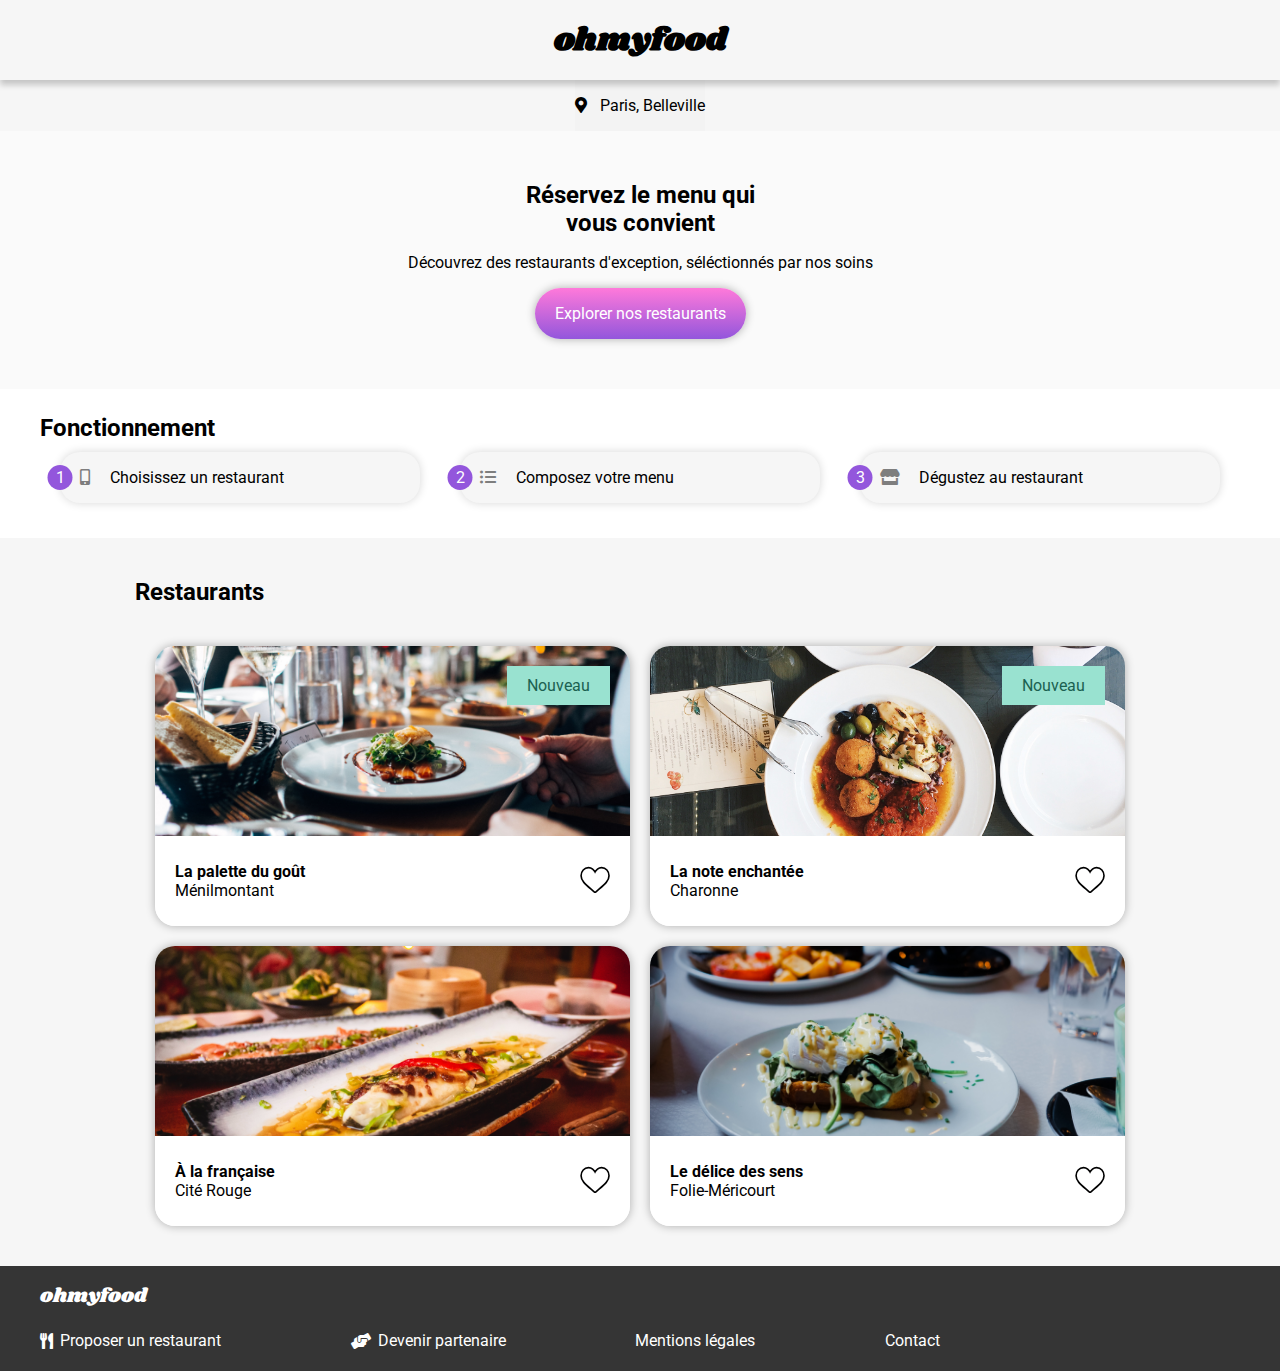
<file: index/index.html>
<!DOCTYPE html>
<html lang="fr">
<head>
    <meta charset="UTF-8">
    <meta http-equiv="X-UA-Compatible" content="IE=edge">
    <meta name="viewport" content="width=device-width, initial-scale=1.0">
    <title>OhMyFood</title>
    <link rel="stylesheet" type="text/css" href="../sass/scss/styles/style_index.css">
    <link rel="stylesheet" href="https://cdnjs.cloudflare.com/ajax/libs/font-awesome/5.13.1/css/all.min.css">
    <link rel="preconnect" href="https://fonts.gstatic.com">
    <link href="https://fonts.googleapis.com/css2?family=Roboto:ital,wght@0,300;0,400;0,500;0,700;1,300;1,400;1,500&amp;display=swap" rel="stylesheet">
    <link href="https://fonts.googleapis.com/css2?family=Shrikhand&amp;display=swap" rel="stylesheet">
</head>
<body>

    <!-- Loading spinner -->
  <div class="spinner">
    <div class="spinner__border">
      <div class="spinner__center"></div>
    </div>
  </div>

    <!-- Logo -->
    <header>
        <div class="header">
            <a href="index.html"><h1 class="header__logo">ohmyfood</h1></a>
        </div>
    </header>

    <!-- Localisation -->
    <main class="main">
        <div class="location">
            <div class="location__icon">
                <i class="fas fa-map-marker-alt"></i>
            </div>
            <div class="location__city">
                <p>Paris, Belleville</p>
            </div>
        </div>

                <!-- Hero section -->
                <section class="hero">
                    <div class="hero__container">
                        <h2 class="hero__title">Réservez le menu qui vous convient</h2>
                        <p class="hero__text">Découvrez des restaurants d'exception, séléctionnés par nos soins</p>
                        <div class="hero__button">
                            <p>Explorer nos restaurants</p>
                        </div>
                    </div>
                  </section>    

                  <section class="process__contain">
                    <div class="process">
                      <h2 class="process__title">Fonctionnement</h2>
                      <div class="process__steps">
                          <div class="process__step">
                              <div class="process__number">1</div>
                              <div class="process__icon"><i class="fas fa-mobile-alt"></i></div>
                              <p class="process__text">Choisissez un restaurant </p>
                          </div>
                          <div class="process__step">
                              <div class="process__number">2</div>
                              <div class="process__icon"><i class="fas fa-list-ul"></i></div>
                              <p class="process__text">Composez votre menu</p>
                          </div>
                          <div class="process__step">
                              <div class="process__number">3</div>
                              <div class="process__icon"><i class="fas fa-store"></i></div>
                              <p class="process__text">Dégustez au restaurant</p>
                          </div>
                      </div>
                    </div>
                  </section>
          
                      <!-- Restaurants -->
                  <section class="restaurants">
                      <h2 class="restaurants__title">Restaurants</h2>
                      <div class="restaurant__cards">
                        <a href="../index/la-palette-du-gout.html">
                          <div class="restaurant__card">
                              <div class="restaurant__card-image">
                                <div class="restaurant__card-new"><p>Nouveau</p></div>
                                <img src="../images/restaurants/jay-wennington-N_Y88TWmGwA-unsplash.jpg" alt="La palette du goût">
                              </div>
                              <div class="restaurant__block">
                                  <div class="restaurant__block-info">
                                      <div class="restaurant__block-name">La palette du goût</div>
                                      <div class="restaurant__block-city">Ménilmontant</div>
                                  </div>
                                  <div class="restaurant__block-hearth">
                                    <svg class="heart heart-full" viewBox="-20 0 550 550"  xml:space="preserve">
                                      <path d="M376,30c-27.783,0-53.255,8.804-75.707,26.168c-21.525,16.647-35.856,37.85-44.293,53.268
                                               c-8.437-15.419-22.768-36.621-44.293-53.268C189.255,38.804,163.783,30,136,30C58.468,30,0,93.417,0,177.514
                                               c0,90.854,72.943,153.015,183.369,247.118c18.752,15.981,40.007,34.095,62.099,53.414C248.38,480.596,252.12,482,256,482
                                               s7.62-1.404,10.532-3.953c22.094-19.322,43.348-37.435,62.111-53.425C439.057,330.529,512,268.368,512,177.514
                                               C512,93.417,453.532,30,376,30z"/>
                                    <defs>
                                      <linearGradient id="text-fill">
                                            <stop offset="0%" stop-color="#9356DC" />
                                            <stop offset="100%" stop-color="#FF79DA" />
                                      </linearGradient>
                                    </defs>                                   
                                  </svg>
                          
                                  <svg class="heart heart-empty" viewBox="-20 0 550 550"  xml:space="preserve">
                                      <path d="M376,30c-27.783,0-53.255,8.804-75.707,26.168c-21.525,16.647-35.856,37.85-44.293,53.268
                                               c-8.437-15.419-22.768-36.621-44.293-53.268C189.255,38.804,163.783,30,136,30C58.468,30,0,93.417,0,177.514
                                               c0,90.854,72.943,153.015,183.369,247.118c18.752,15.981,40.007,34.095,62.099,53.414C248.38,480.596,252.12,482,256,482
                                               s7.62-1.404,10.532-3.953c22.094-19.322,43.348-37.435,62.111-53.425C439.057,330.529,512,268.368,512,177.514
                                               C512,93.417,453.532,30,376,30z"/>
                                    <defs>
                                      <linearGradient>
                                            <stop offset="0%" stop-color="#9356DC" />
                                            <stop offset="100%" stop-color="#FF79DA" />
                                      </linearGradient>
                                    </defs>                                   
                                  </svg>
                                  </div>     
                              </div>
                          </div>
                        </a>
                        <a href="../index/la-note-enchantee.html">
                          <div class="restaurant__card">
                              <div class="restaurant__card-image">
                                <img src="../images/restaurants/stil-u2Lp8tXIcjw-unsplash.jpg" alt="La note enchantée">
                                <div class="restaurant__card-new"><p>Nouveau</p></div>
                              </div>
                              <div class="restaurant__block">
                                  <div class="restaurant__block-info">
                                      <div class="restaurant__block-name">La note enchantée</div>
                                      <div class="restaurant__block-city">Charonne</div>
                                  </div>
                                  <div class="restaurant__block-hearth">
                                    <svg class="heart heart-full" viewBox="-20 0 550 550"  xml:space="preserve">
                                      <path d="M376,30c-27.783,0-53.255,8.804-75.707,26.168c-21.525,16.647-35.856,37.85-44.293,53.268
                                               c-8.437-15.419-22.768-36.621-44.293-53.268C189.255,38.804,163.783,30,136,30C58.468,30,0,93.417,0,177.514
                                               c0,90.854,72.943,153.015,183.369,247.118c18.752,15.981,40.007,34.095,62.099,53.414C248.38,480.596,252.12,482,256,482
                                               s7.62-1.404,10.532-3.953c22.094-19.322,43.348-37.435,62.111-53.425C439.057,330.529,512,268.368,512,177.514
                                               C512,93.417,453.532,30,376,30z"/>
                                    <defs>
                                      <linearGradient>
                                            <stop offset="0%" stop-color="#9356DC" />
                                            <stop offset="100%" stop-color="#FF79DA" />
                                      </linearGradient>
                                    </defs>                                   
                                  </svg>
                          
                                  <svg class="heart heart-empty" viewBox="-20 0 550 550"  xml:space="preserve">
                                      <path d="M376,30c-27.783,0-53.255,8.804-75.707,26.168c-21.525,16.647-35.856,37.85-44.293,53.268
                                               c-8.437-15.419-22.768-36.621-44.293-53.268C189.255,38.804,163.783,30,136,30C58.468,30,0,93.417,0,177.514
                                               c0,90.854,72.943,153.015,183.369,247.118c18.752,15.981,40.007,34.095,62.099,53.414C248.38,480.596,252.12,482,256,482
                                               s7.62-1.404,10.532-3.953c22.094-19.322,43.348-37.435,62.111-53.425C439.057,330.529,512,268.368,512,177.514
                                               C512,93.417,453.532,30,376,30z"/>
                                    <defs>
                                      <linearGradient>
                                            <stop offset="0%" stop-color="#9356DC" />
                                            <stop offset="100%" stop-color="#FF79DA" />
                                      </linearGradient>
                                    </defs>                                   
                                  </svg>
                                  </div>     
                              </div>
                          </div>
                        </a>
                          <a href="../index/a-la-francaise.html">
                          <div class="restaurant__card">
                            <div class="restaurant__card-image">
                              <img src="../images/restaurants/louis-hansel-shotsoflouis-qNBGVyOCY8Q-unsplash.jpg" alt="À la française">
                            </div>
                              <div class="restaurant__block">
                                  <div class="restaurant__block-info">
                                      <div class="restaurant__block-name">À la française</div>
                                      <div class="restaurant__block-city">Cité Rouge</div>
                                  </div>
                                  <div class="restaurant__block-hearth">
                                    <svg class="heart heart-full" viewBox="-20 0 550 550"  xml:space="preserve">
                                      <path d="M376,30c-27.783,0-53.255,8.804-75.707,26.168c-21.525,16.647-35.856,37.85-44.293,53.268
                                               c-8.437-15.419-22.768-36.621-44.293-53.268C189.255,38.804,163.783,30,136,30C58.468,30,0,93.417,0,177.514
                                               c0,90.854,72.943,153.015,183.369,247.118c18.752,15.981,40.007,34.095,62.099,53.414C248.38,480.596,252.12,482,256,482
                                               s7.62-1.404,10.532-3.953c22.094-19.322,43.348-37.435,62.111-53.425C439.057,330.529,512,268.368,512,177.514
                                               C512,93.417,453.532,30,376,30z"/>
                                    <defs>
                                      <linearGradient>
                                            <stop offset="0%" stop-color="#9356DC" />
                                            <stop offset="100%" stop-color="#FF79DA" />
                                      </linearGradient>
                                    </defs>                                   
                                  </svg>
                          
                                  <svg class="heart heart-empty" viewBox="-20 0 550 550"  xml:space="preserve">
                                      <path d="M376,30c-27.783,0-53.255,8.804-75.707,26.168c-21.525,16.647-35.856,37.85-44.293,53.268
                                               c-8.437-15.419-22.768-36.621-44.293-53.268C189.255,38.804,163.783,30,136,30C58.468,30,0,93.417,0,177.514
                                               c0,90.854,72.943,153.015,183.369,247.118c18.752,15.981,40.007,34.095,62.099,53.414C248.38,480.596,252.12,482,256,482
                                               s7.62-1.404,10.532-3.953c22.094-19.322,43.348-37.435,62.111-53.425C439.057,330.529,512,268.368,512,177.514
                                               C512,93.417,453.532,30,376,30z"/>
                                    <defs>
                                      <linearGradient>
                                            <stop offset="0%" stop-color="#9356DC" />
                                            <stop offset="100%" stop-color="#FF79DA" />
                                      </linearGradient>
                                    </defs>                                   
                                  </svg>
                                      </div>     
                              </div>
                          </div>
                        </a>
                        <a href="../index/le-delice-des-sens.html">
                          <div class="restaurant__card">
                            <div class="restaurant__card-image">
                              <img src="../images/restaurants/toa-heftiba-DQKerTsQwi0-unsplash.jpg" alt="Le délice des sens">
                            </div>
                              <div class="restaurant__block">
                                  <div class="restaurant__block-info">
                                      <div class="restaurant__block-name">Le délice des sens</div>
                                      <div class="restaurant__block-city">Folie-Méricourt</div>
                                  </div>
                                  <div class="restaurant__block-hearth">
                                    <svg class="heart heart-full" viewBox="-20 0 550 550"  xml:space="preserve">
                                      <path d="M376,30c-27.783,0-53.255,8.804-75.707,26.168c-21.525,16.647-35.856,37.85-44.293,53.268
                                               c-8.437-15.419-22.768-36.621-44.293-53.268C189.255,38.804,163.783,30,136,30C58.468,30,0,93.417,0,177.514
                                               c0,90.854,72.943,153.015,183.369,247.118c18.752,15.981,40.007,34.095,62.099,53.414C248.38,480.596,252.12,482,256,482
                                               s7.62-1.404,10.532-3.953c22.094-19.322,43.348-37.435,62.111-53.425C439.057,330.529,512,268.368,512,177.514
                                               C512,93.417,453.532,30,376,30z"/>
                                    <defs>
                                      <linearGradient>
                                            <stop offset="0%" stop-color="#9356DC"/>
                                            <stop offset="100%" stop-color="#FF79DA"/>
                                      </linearGradient>
                                    </defs>                                   
                                  </svg>
                          
                                  <svg class="heart heart-empty" viewBox="-20 0 550 550"  xml:space="preserve">
                                      <path d="M376,30c-27.783,0-53.255,8.804-75.707,26.168c-21.525,16.647-35.856,37.85-44.293,53.268
                                               c-8.437-15.419-22.768-36.621-44.293-53.268C189.255,38.804,163.783,30,136,30C58.468,30,0,93.417,0,177.514
                                               c0,90.854,72.943,153.015,183.369,247.118c18.752,15.981,40.007,34.095,62.099,53.414C248.38,480.596,252.12,482,256,482
                                               s7.62-1.404,10.532-3.953c22.094-19.322,43.348-37.435,62.111-53.425C439.057,330.529,512,268.368,512,177.514
                                               C512,93.417,453.532,30,376,30z"/>
                                    <defs>
                                      <linearGradient>
                                            <stop offset="0%" stop-color="#9356DC"/>
                                            <stop offset="100%" stop-color="#FF79DA"/>
                                      </linearGradient>
                                    </defs>                                   
                                  </svg>
                                      </div>     
                              </div>
                          </div>
                        </a>
                      </div>
                  </section>
            </main>
                  
                  
                      <!-- Footer -->
              <footer class="footer">
                <div class="footer__bloc">
                  <div class="logo"><a href="index.html">ohmyfood</a></div>
                  <div class="footer__bloc-links">
                    <div class="footer__bloc-link">
                      <i class="fas fa-utensils"></i>
                      <h3 class="footer__bloc-link__title">Proposer un restaurant</h3>
                    </div>
                    <div class="footer__bloc-link">
                      <i class="fas fa-hands-helping"></i>
                      <h3 class="footer__bloc-link__title">Devenir partenaire</h3>
                    </div>
                    <div class="footer__bloc-link">
                      <h3 class="footer__bloc-link__title">Mentions légales</h3>
                    </div>
                    <div class="footer__bloc-link">
                      <h3 class="footer__bloc-link__title"><a href="mailto:contact@ohmyfood.com">Contact</a></h3>
                    </div>
                  </div>
                </div>
              </footer>              



    
</body>
</html>
</file>
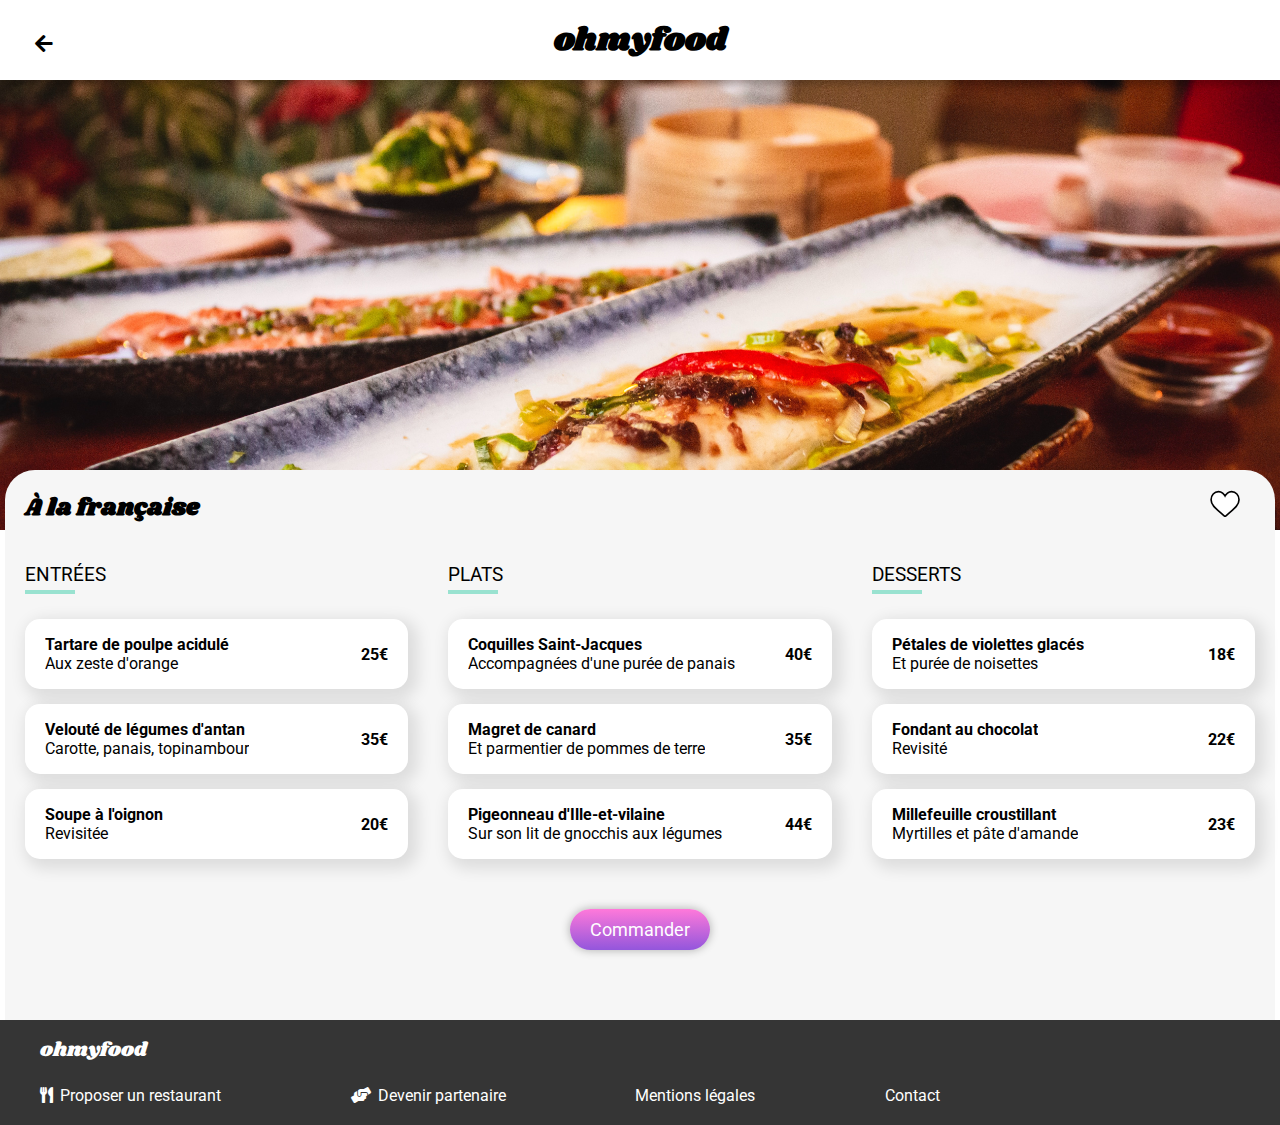
<file: index/a-la-francaise.html>
<!DOCTYPE html>
<html lang="fr">
<head>
    <meta charset="UTF-8">
    <meta http-equiv="X-UA-Compatible" content="IE=edge">
    <meta name="viewport" content="width=device-width, initial-scale=1.0">
    <title>A la française</title>

     <!-- CSS -->
     <link rel="stylesheet" type="text/css" href="../sass/scss/styles/style_menu.css">
     <!-- Font Awesome -->
     <link rel="stylesheet" href="https://cdnjs.cloudflare.com/ajax/libs/font-awesome/5.13.1/css/all.min.css">
     <!-- Fonts -->
     <link rel="preconnect" href="https://fonts.gstatic.com">
     <link href="https://fonts.googleapis.com/css2?family=Roboto:ital,wght@0,300;0,400;0,500;0,700;1,300;1,400;1,500&display=swap" rel="stylesheet">
     <link href="https://fonts.googleapis.com/css2?family=Shrikhand&display=swap" rel="stylesheet">
</head>
 <!-- Logo -->
 <header>
    <div class="header">
      <div class="header__arrow-back"><a href="../index/index.html"><i class="fas fa-arrow-left"></i></a></div>
        <h1 class="header__logo"><a href="../index/index.html">ohmyfood</a></h1>
    </div>
</header>

   <!-- Image -->
   <div class="img">
     <img class="img__image" src="../images/restaurants/louis-hansel-shotsoflouis-qNBGVyOCY8Q-unsplash.jpg" alt="À la française">
   </div>

   <!-- Menu -->
   <section id="menu">
     <div class="menu">
       <div class="menu__header">
         <h2 class="menu__header__title">À la française</h2>
         <div class="menu__header__heart">
          <svg class="heart heart-full" viewBox="-20 0 550 550"  xml:space="preserve">
            <path d="M376,30c-27.783,0-53.255,8.804-75.707,26.168c-21.525,16.647-35.856,37.85-44.293,53.268
                     c-8.437-15.419-22.768-36.621-44.293-53.268C189.255,38.804,163.783,30,136,30C58.468,30,0,93.417,0,177.514
                     c0,90.854,72.943,153.015,183.369,247.118c18.752,15.981,40.007,34.095,62.099,53.414C248.38,480.596,252.12,482,256,482
                     s7.62-1.404,10.532-3.953c22.094-19.322,43.348-37.435,62.111-53.425C439.057,330.529,512,268.368,512,177.514
                     C512,93.417,453.532,30,376,30z"/>
          <defs>
            <linearGradient>
                  <stop offset="0%" stop-color="#9356DC" />
                  <stop offset="100%" stop-color="#FF79DA" />
            </linearGradient>
          </defs>                                   
        </svg>

        <svg class="heart heart-empty" viewBox="-20 0 550 550"  xml:space="preserve">
            <path d="M376,30c-27.783,0-53.255,8.804-75.707,26.168c-21.525,16.647-35.856,37.85-44.293,53.268
                     c-8.437-15.419-22.768-36.621-44.293-53.268C189.255,38.804,163.783,30,136,30C58.468,30,0,93.417,0,177.514
                     c0,90.854,72.943,153.015,183.369,247.118c18.752,15.981,40.007,34.095,62.099,53.414C248.38,480.596,252.12,482,256,482
                     s7.62-1.404,10.532-3.953c22.094-19.322,43.348-37.435,62.111-53.425C439.057,330.529,512,268.368,512,177.514
                     C512,93.417,453.532,30,376,30z"/>
          <defs>
            <linearGradient id="text-fill">
                  <stop offset="0%" stop-color="#9356DC" />
                  <stop offset="100%" stop-color="#FF79DA" />
            </linearGradient>
          </defs>                                   
        </svg>
         </div>
       </div>
        <div class="menu__grid">
          <div class="menu__grid__bloc">
            <div class="menu__grid__title"><h3>entrées</h3></div>
            <div class="menu__grid__case appears-with-opacity" id="case-1">
              <div class="dish-and-price">
                <div class="menu__case__dish">
                  <div class="menu__case__dish-title">
                    <p>Tartare de poulpe acidulé</p>
                  </div>
                  <div class="menu__case__dish-subtitle">
                    <p>Aux zeste d'orange</p>
                  </div>
                </div>
                <div class="menu__case__price">25€</div>
            </div>
              <div class="validation__box">
                <i class="fas fa-check-circle"></i>
              </div>
            </div>
            <div class="menu__grid__case appears-with-opacity" id="case-2">
              <div class="dish-and-price">
                <div class="menu__case__dish">
                  <div class="menu__case__dish-title">
                    <p>Velouté de légumes d'antan</p>
                  </div>
                  <div class="menu__case__dish-subtitle">
                    <p>Carotte, panais, topinambour</p>
                  </div>
                </div>
                <div class="menu__case__price">35€</div>
            </div>
              <div class="validation__box">
                <i class="fas fa-check-circle"></i>
              </div>
            </div>
            <div class="menu__grid__case appears-with-opacity" id="case-3">
              <div class="dish-and-price">
                <div class="menu__case__dish">
                  <div class="menu__case__dish-title">
                    <p>Soupe à l'oignon</p>
                  </div>
                  <div class="menu__case__dish-subtitle">
                    <p>Revisitée</p>
                  </div>
                </div>
                <div class="menu__case__price">20€</div>
            </div>
              <div class="validation__box">
                <i class="fas fa-check-circle"></i>
              </div>
            </div>
          </div>
          <div class="menu__grid__bloc">
           <div class="menu__grid__title"><h3>plats</h3></div>
           <div class="menu__grid__case appears-with-opacity" id="case-4">
            <div class="dish-and-price">
              <div class="menu__case__dish">
                <div class="menu__case__dish-title">
                  <p>Coquilles Saint-Jacques</p>
                </div>
                <div class="menu__case__dish-subtitle">
                  <p>Accompagnées d'une purée de panais</p>
                </div>
              </div>
              <div class="menu__case__price">40€</div>
          </div>
            <div class="validation__box">
              <i class="fas fa-check-circle"></i>
            </div>
          </div>
          <div class="menu__grid__case appears-with-opacity" id="case-5">
            <div class="dish-and-price">
              <div class="menu__case__dish">
                <div class="menu__case__dish-title">
                  <p>Magret de canard</p>
                </div>
                <div class="menu__case__dish-subtitle">
                  <p>Et parmentier de pommes de terre</p>
                </div>
              </div>
              <div class="menu__case__price">35€</div>
          </div>
            <div class="validation__box">
              <i class="fas fa-check-circle"></i>
            </div>
          </div>
          <div class="menu__grid__case appears-with-opacity" id="case-6">
            <div class="dish-and-price">
              <div class="menu__case__dish">
                <div class="menu__case__dish-title">
                  <p>Pigeonneau d'Ille-et-vilaine</p>
                </div>
                <div class="menu__case__dish-subtitle">
                  <p>Sur son lit de gnocchis aux légumes</p>
                </div>
              </div>
              <div class="menu__case__price">44€</div>
          </div>
            <div class="validation__box">
              <i class="fas fa-check-circle"></i>
            </div>
          </div>
         </div>
         <div class="menu__grid__bloc">
           <div class="menu__grid__title"><h3>desserts</h3></div>
           <div class="menu__grid__case appears-with-opacity" id="case-7">
            <div class="dish-and-price">
              <div class="menu__case__dish">
                <div class="menu__case__dish-title">
                  <p>Pétales de violettes glacés</p>
                </div>
                <div class="menu__case__dish-subtitle">
                  <p>Et purée de noisettes</p>
                </div>
              </div>
              <div class="menu__case__price">18€</div>
          </div>
            <div class="validation__box">
              <i class="fas fa-check-circle"></i>
            </div>
          </div>
          <div class="menu__grid__case appears-with-opacity" id="case-8">
            <div class="dish-and-price">
              <div class="menu__case__dish">
                <div class="menu__case__dish-title">
                  <p>Fondant au chocolat</p>
                </div>
                <div class="menu__case__dish-subtitle">
                  <p>Revisité</p>
                </div>
              </div>
              <div class="menu__case__price">22€</div>
          </div>
            <div class="validation__box">
              <i class="fas fa-check-circle"></i>
            </div>
          </div>
          <div class="menu__grid__case appears-with-opacity" id="case-9">
            <div class="dish-and-price">
              <div class="menu__case__dish">
                <div class="menu__case__dish-title">
                  <p>Millefeuille croustillant</p>
                </div>
                <div class="menu__case__dish-subtitle">
                  <p>Myrtilles et pâte d'amande</p>
                </div>
              </div>
              <div class="menu__case__price">23€</div>
          </div>
            <div class="validation__box">
              <i class="fas fa-check-circle"></i>
            </div>
          </div>
         </div>
        </div>
        <div class="menu__contain-button">
          <div class="menu__button">Commander</div>
        </div>
       </div>
   </section>

<footer class="footer">
  <div class="footer__bloc">
    <div class="logo"><a href="index.html">ohmyfood</a></div>
    <div class="footer__bloc-links">
      <div class="footer__bloc-link">
        <i class="fas fa-utensils"></i>
        <h3 class="footer__bloc-link__title">Proposer un restaurant</h3>
      </div>
      <div class="footer__bloc-link">
        <i class="fas fa-hands-helping"></i>
        <h3 class="footer__bloc-link__title">Devenir partenaire</h3>
      </div>
      <div class="footer__bloc-link">
        <h3 class="footer__bloc-link__title">Mentions légales</h3>
      </div>
      <div class="footer__bloc-link">
        <h3 class="footer__bloc-link__title"><a href="mailto:contact@ohmyfood.com">Contact</a></h3>
      </div>
    </div>
  </div>
</footer>
<body>
    
</body>
</html>
</file>
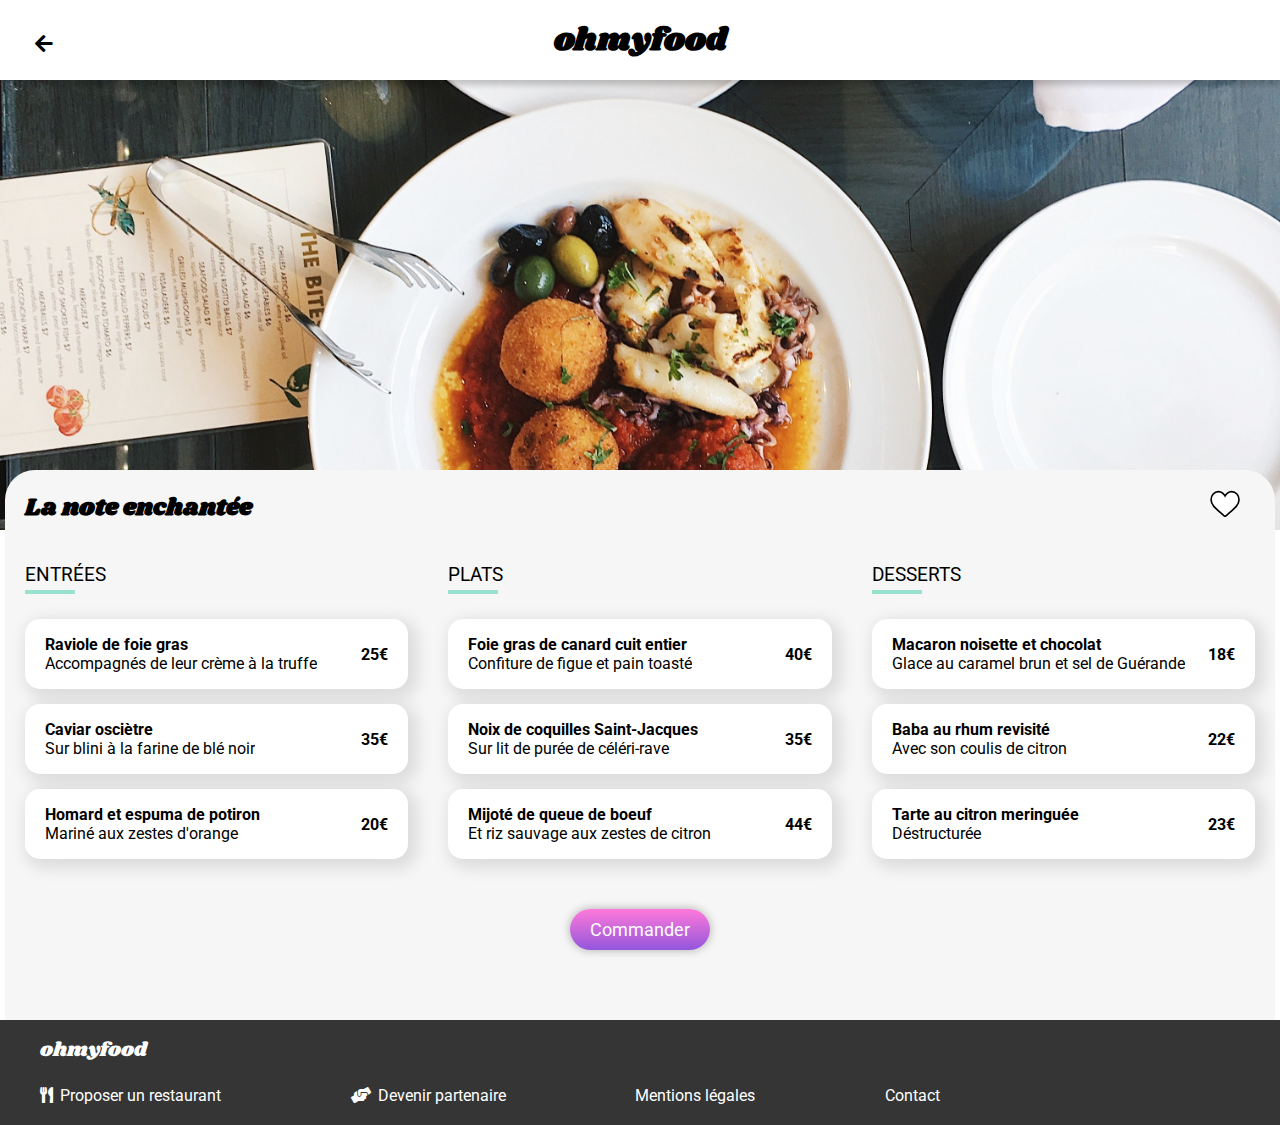
<file: index/la-note-enchantee.html>
<!DOCTYPE html>
<html lang="en">
<head>
    <meta charset="UTF-8">
    <meta http-equiv="X-UA-Compatible" content="IE=edge">
    <meta name="viewport" content="width=device-width, initial-scale=1.0">
    <title>La Note Enchantée</title>

    <!-- CSS -->
    <link rel="stylesheet" type="text/css" href="../sass/scss/styles/style_menu.css">
    <!-- Font Awesome -->
    <link rel="stylesheet" href="https://cdnjs.cloudflare.com/ajax/libs/font-awesome/5.13.1/css/all.min.css">
    <!-- Fonts -->
    <link rel="preconnect" href="https://fonts.gstatic.com">
    <link href="https://fonts.googleapis.com/css2?family=Roboto:ital,wght@0,300;0,400;0,500;0,700;1,300;1,400;1,500&display=swap" rel="stylesheet">
    <link href="https://fonts.googleapis.com/css2?family=Shrikhand&display=swap" rel="stylesheet">
</head>
<body>
    
      <!-- Logo -->
      <header>
        <div class="header">
          <div class="header__arrow-back"><a href="../index/index.html"><i class="fas fa-arrow-left"></i></a></div>
            <h1 class="header__logo"><a href="../index/index.html">ohmyfood</a></h1>
        </div>
    </header>
  
       <!-- Image -->
       <div class="img">
         <img class="img__image" src="../images/restaurants/stil-u2Lp8tXIcjw-unsplash.jpg" alt="La note enchantée">
       </div>
  
       <!-- Menu -->
       <section id="menu">
         <div class="menu">
           <div class="menu__header">
             <h2 class="menu__header__title">La note enchantée</h2>
             <div class="menu__header__heart">
              <svg class="heart heart-full" viewBox="-20 0 550 550"  xml:space="preserve">
                <path d="M376,30c-27.783,0-53.255,8.804-75.707,26.168c-21.525,16.647-35.856,37.85-44.293,53.268
                         c-8.437-15.419-22.768-36.621-44.293-53.268C189.255,38.804,163.783,30,136,30C58.468,30,0,93.417,0,177.514
                         c0,90.854,72.943,153.015,183.369,247.118c18.752,15.981,40.007,34.095,62.099,53.414C248.38,480.596,252.12,482,256,482
                         s7.62-1.404,10.532-3.953c22.094-19.322,43.348-37.435,62.111-53.425C439.057,330.529,512,268.368,512,177.514
                         C512,93.417,453.532,30,376,30z"/>
              <defs>
                <linearGradient id="text-fill">
                      <stop offset="0%" stop-color="#9356DC" />
                      <stop offset="100%" stop-color="#FF79DA" />
                </linearGradient>
              </defs>                                   
            </svg>
    
            <svg class="heart heart-empty" viewBox="-20 0 550 550"  xml:space="preserve">
                <path d="M376,30c-27.783,0-53.255,8.804-75.707,26.168c-21.525,16.647-35.856,37.85-44.293,53.268
                         c-8.437-15.419-22.768-36.621-44.293-53.268C189.255,38.804,163.783,30,136,30C58.468,30,0,93.417,0,177.514
                         c0,90.854,72.943,153.015,183.369,247.118c18.752,15.981,40.007,34.095,62.099,53.414C248.38,480.596,252.12,482,256,482
                         s7.62-1.404,10.532-3.953c22.094-19.322,43.348-37.435,62.111-53.425C439.057,330.529,512,268.368,512,177.514
                         C512,93.417,453.532,30,376,30z"/>
              <defs>
                <linearGradient>
                      <stop offset="0%" stop-color="#9356DC" />
                      <stop offset="100%" stop-color="#FF79DA" />
                </linearGradient>
              </defs>                                   
            </svg>
             </div>
           </div>
            <div class="menu__grid">
              <div class="menu__grid__bloc">
                <div class="menu__grid__title"><h3>entrées</h3></div>
                <div class="menu__grid__case appears-with-opacity" id="case-1">
                  <div class="dish-and-price">
                    <div class="menu__case__dish">
                      <div class="menu__case__dish-title">
                        <p>Raviole de foie gras</p>
                      </div>
                      <div class="menu__case__dish-subtitle">
                        <p>Accompagnés de leur crème à la truffe</p>
                      </div>
                    </div>
                    <div class="menu__case__price">25€</div>
                </div>
                  <div class="validation__box">
                    <i class="fas fa-check-circle"></i>
                  </div>
                </div>
                <div class="menu__grid__case appears-with-opacity" id="case-2">
                  <div class="dish-and-price">
                    <div class="menu__case__dish">
                      <div class="menu__case__dish-title">
                        <p>Caviar osciètre</p>
                      </div>
                      <div class="menu__case__dish-subtitle">
                        <p>Sur blini à la farine de blé noir</p>
                      </div>
                    </div>
                    <div class="menu__case__price">35€</div>
                </div>
                  <div class="validation__box">
                    <i class="fas fa-check-circle"></i>
                  </div>
                </div>
                <div class="menu__grid__case appears-with-opacity" id="case-3">
                  <div class="dish-and-price">
                    <div class="menu__case__dish">
                      <div class="menu__case__dish-title">
                        <p>Homard et espuma de potiron</p>
                      </div>
                      <div class="menu__case__dish-subtitle">
                        <p>Mariné aux zestes d'orange</p>
                      </div>
                    </div>
                    <div class="menu__case__price">20€</div>
                </div>
                  <div class="validation__box">
                    <i class="fas fa-check-circle"></i>
                  </div>
                </div>
              </div>
              <div class="menu__grid__bloc">
               <div class="menu__grid__title"><h3>plats</h3></div>
               <div class="menu__grid__case appears-with-opacity" id="case-4">
                <div class="dish-and-price">
                  <div class="menu__case__dish">
                    <div class="menu__case__dish-title">
                      <p>Foie gras de canard cuit entier</p>
                    </div>
                    <div class="menu__case__dish-subtitle">
                      <p>Confiture de figue et pain toasté</p>
                    </div>
                  </div>
                  <div class="menu__case__price">40€</div>
              </div>
                <div class="validation__box">
                  <i class="fas fa-check-circle"></i>
                </div>
              </div>
              <div class="menu__grid__case appears-with-opacity" id="case-5">
                <div class="dish-and-price">
                  <div class="menu__case__dish">
                    <div class="menu__case__dish-title">
                      <p>Noix de coquilles Saint-Jacques</p>
                    </div>
                    <div class="menu__case__dish-subtitle">
                      <p>Sur lit de purée de céléri-rave</p>
                    </div>
                  </div>
                  <div class="menu__case__price">35€</div>
              </div>
                <div class="validation__box">
                  <i class="fas fa-check-circle"></i>
                </div>
              </div>
              <div class="menu__grid__case appears-with-opacity" id="case-6">
                <div class="dish-and-price">
                  <div class="menu__case__dish">
                    <div class="menu__case__dish-title">
                      <p>Mijoté de queue de boeuf</p>
                    </div>
                    <div class="menu__case__dish-subtitle">
                      <p>Et riz sauvage aux zestes de citron</p>
                    </div>
                  </div>
                  <div class="menu__case__price">44€</div>
              </div>
                <div class="validation__box">
                  <i class="fas fa-check-circle"></i>
                </div>
              </div>
             </div>
             <div class="menu__grid__bloc">
               <div class="menu__grid__title"><h3>desserts</h3></div>
               <div class="menu__grid__case appears-with-opacity" id="case-7">
                <div class="dish-and-price">
                  <div class="menu__case__dish">
                    <div class="menu__case__dish-title">
                      <p>Macaron noisette et chocolat</p>
                    </div>
                    <div class="menu__case__dish-subtitle">
                      <p>Glace au caramel brun et sel de Guérande</p>
                    </div>
                  </div>
                  <div class="menu__case__price">18€</div>
              </div>
                <div class="validation__box">
                  <i class="fas fa-check-circle"></i>
                </div>
              </div>
              <div class="menu__grid__case appears-with-opacity" id="case-8">
                <div class="dish-and-price">
                  <div class="menu__case__dish">
                    <div class="menu__case__dish-title">
                      <p>Baba au rhum revisité</p>
                    </div>
                    <div class="menu__case__dish-subtitle">
                      <p>Avec son coulis de citron</p>
                    </div>
                  </div>
                  <div class="menu__case__price">22€</div>
              </div>
                <div class="validation__box">
                  <i class="fas fa-check-circle"></i>
                </div>
              </div>
              <div class="menu__grid__case appears-with-opacity" id="case-9">
                <div class="dish-and-price">
                  <div class="menu__case__dish">
                    <div class="menu__case__dish-title">
                      <p>Tarte au citron meringuée</p>
                    </div>
                    <div class="menu__case__dish-subtitle">
                      <p>Déstructurée</p>
                    </div>
                  </div>
                  <div class="menu__case__price">23€</div>
              </div>
                <div class="validation__box">
                  <i class="fas fa-check-circle"></i>
                </div>
              </div>
             </div>
            </div>
            <div class="menu__contain-button">
              <div class="menu__button">Commander</div>
            </div>
           </div>
       </section>
  
    <footer class="footer">
      <div class="footer__bloc">
        <div class="logo"><a href="index.html">ohmyfood</a></div>
        <div class="footer__bloc-links">
          <div class="footer__bloc-link">
            <i class="fas fa-utensils"></i>
            <h3 class="footer__bloc-link__title">Proposer un restaurant</h3>
          </div>
          <div class="footer__bloc-link">
            <i class="fas fa-hands-helping"></i>
            <h3 class="footer__bloc-link__title">Devenir partenaire</h3>
          </div>
          <div class="footer__bloc-link">
            <h3 class="footer__bloc-link__title">Mentions légales</h3>
          </div>
          <div class="footer__bloc-link">
            <h3 class="footer__bloc-link__title"><a href="mailto:contact@ohmyfood.com">Contact</a></h3>
          </div>
        </div>
      </div>
    </footer>
</body>
</html>
</file>
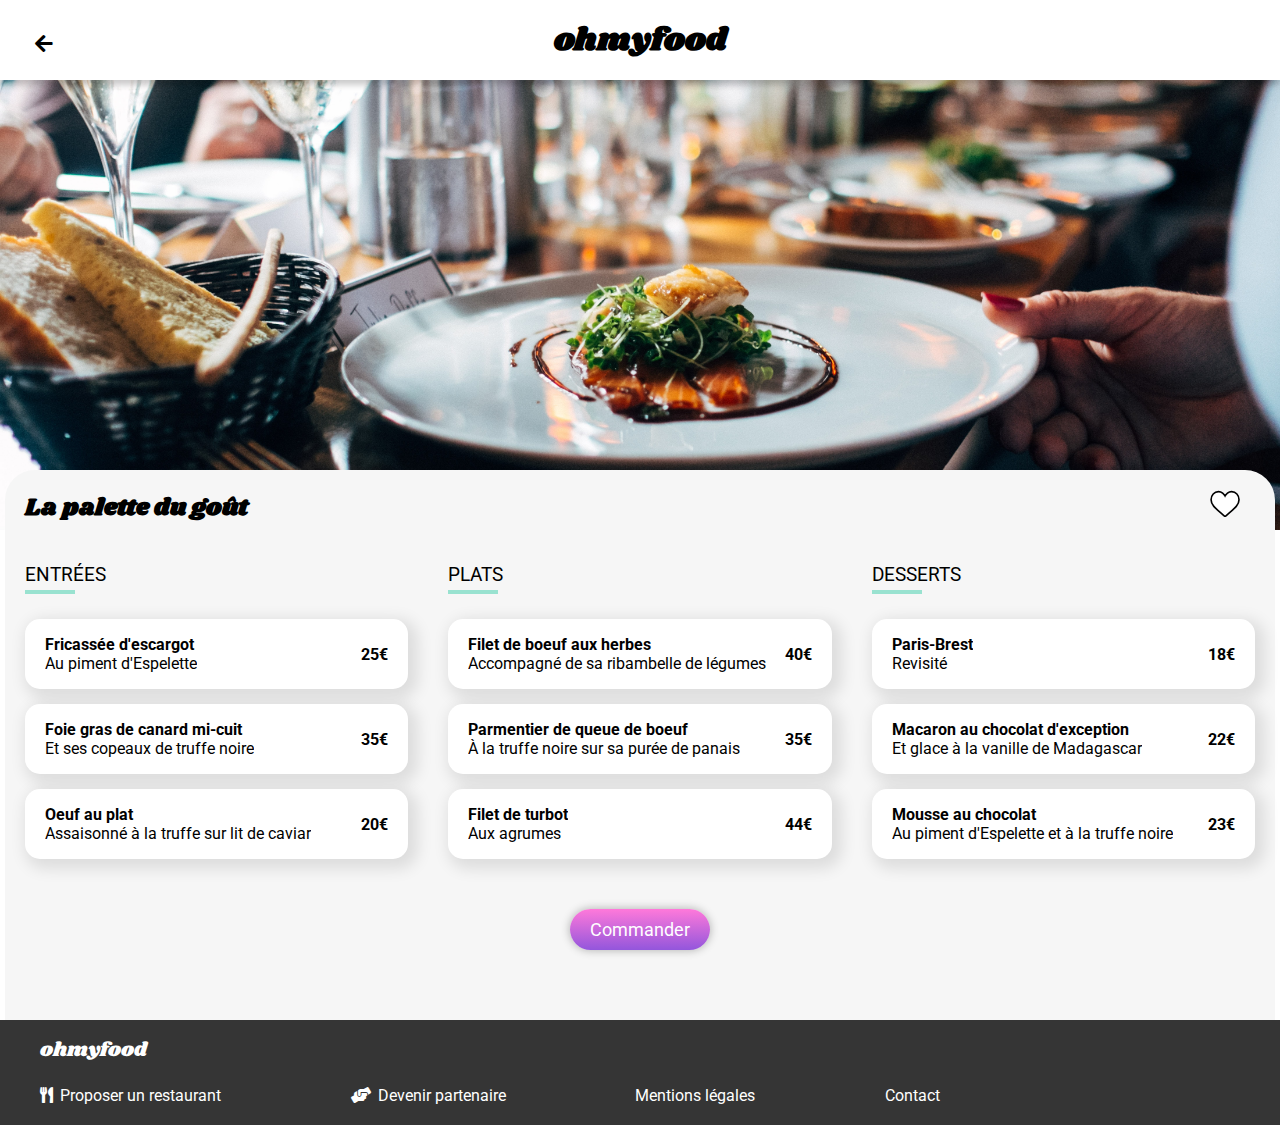
<file: index/la-palette-du-gout.html>
<!DOCTYPE html>
<html lang="fr">
<head>
    <meta charset="UTF-8">
    <meta http-equiv="X-UA-Compatible" content="IE=edge">
    <meta name="viewport" content="width=device-width, initial-scale=1.0">
    <title>La Palette Du Goût</title>

    <!-- CSS -->
    <link rel="stylesheet" type="text/css" href="../sass/scss/styles/style_menu.css">
    <!-- Font Awesome -->
    <link rel="stylesheet" href="https://cdnjs.cloudflare.com/ajax/libs/font-awesome/5.13.1/css/all.min.css">
    <!-- Fonts -->
    <link rel="preconnect" href="https://fonts.gstatic.com">
    <link href="https://fonts.googleapis.com/css2?family=Roboto:ital,wght@0,300;0,400;0,500;0,700;1,300;1,400;1,500&display=swap" rel="stylesheet">
    <link href="https://fonts.googleapis.com/css2?family=Shrikhand&display=swap" rel="stylesheet">
</head>
<body>
    <body>
        <!-- Logo -->
        <header>
         <div class="header">
           <div class="header__arrow-back"><a href="../index/index.html"><i class="fas fa-arrow-left"></i></a></div>
             <h1 class="header__logo"><a href="../index/index.html">ohmyfood</a></h1>
         </div>
     </header>
   
        <!-- Image -->
        <div class="img">
          <img class="img__image" src="../images/restaurants/jay-wennington-N_Y88TWmGwA-unsplash.jpg" alt="La palette du goût">
        </div>
   
        <!-- Menu -->
        <section id="menu">
          <div class="menu">
            <div class="menu__header">
              <h2 class="menu__header__title">La palette du goût</h2>
              <div class="menu__header__heart">
               <svg class="heart heart-full" viewBox="-20 0 550 550"  xml:space="preserve">
                 <path d="M376,30c-27.783,0-53.255,8.804-75.707,26.168c-21.525,16.647-35.856,37.85-44.293,53.268
                          c-8.437-15.419-22.768-36.621-44.293-53.268C189.255,38.804,163.783,30,136,30C58.468,30,0,93.417,0,177.514
                          c0,90.854,72.943,153.015,183.369,247.118c18.752,15.981,40.007,34.095,62.099,53.414C248.38,480.596,252.12,482,256,482
                          s7.62-1.404,10.532-3.953c22.094-19.322,43.348-37.435,62.111-53.425C439.057,330.529,512,268.368,512,177.514
                          C512,93.417,453.532,30,376,30z"/>
               <defs>
                 <linearGradient id="text-fill">
                       <stop offset="0%" stop-color="#9356DC" />
                       <stop offset="100%" stop-color="#FF79DA" />
                 </linearGradient>
               </defs>                                   
             </svg>
     
             <svg class="heart heart-empty" viewBox="-20 0 550 550"  xml:space="preserve">
                 <path d="M376,30c-27.783,0-53.255,8.804-75.707,26.168c-21.525,16.647-35.856,37.85-44.293,53.268
                          c-8.437-15.419-22.768-36.621-44.293-53.268C189.255,38.804,163.783,30,136,30C58.468,30,0,93.417,0,177.514
                          c0,90.854,72.943,153.015,183.369,247.118c18.752,15.981,40.007,34.095,62.099,53.414C248.38,480.596,252.12,482,256,482
                          s7.62-1.404,10.532-3.953c22.094-19.322,43.348-37.435,62.111-53.425C439.057,330.529,512,268.368,512,177.514
                          C512,93.417,453.532,30,376,30z"/>
               <defs>
                 <linearGradient>
                       <stop offset="0%" stop-color="#9356DC" />
                       <stop offset="100%" stop-color="#FF79DA" />
                 </linearGradient>
               </defs>                                   
             </svg>
              </div>
            </div>
             <div class="menu__grid">
               <div class="menu__grid__bloc">
                 <div class="menu__grid__title"><h3>entrées</h3></div>
                 <div class="menu__grid__case appears-with-opacity" id="case-1">
                   <div class="dish-and-price">
                     <div class="menu__case__dish">
                       <div class="menu__case__dish-title">
                         <p>Fricassée d'escargot</p>
                       </div>
                       <div class="menu__case__dish-subtitle">
                         <p>Au piment d'Espelette</p>
                       </div>
                     </div>
                     <div class="menu__case__price">25€</div>
                 </div>
                   <div class="validation__box">
                     <i class="fas fa-check-circle"></i>
                   </div>
                 </div>
                 <div class="menu__grid__case appears-with-opacity" id="case-2">
                   <div class="dish-and-price">
                     <div class="menu__case__dish">
                       <div class="menu__case__dish-title">
                         <p>Foie gras de canard mi-cuit</p>
                       </div>
                       <div class="menu__case__dish-subtitle">
                         <p>Et ses copeaux de truffe noire</p>
                       </div>
                     </div>
                     <div class="menu__case__price">35€</div>
                 </div>
                   <div class="validation__box">
                     <i class="fas fa-check-circle"></i>
                   </div>
                 </div>
                 <div class="menu__grid__case appears-with-opacity" id="case-3">
                   <div class="dish-and-price">
                     <div class="menu__case__dish">
                       <div class="menu__case__dish-title">
                         <p>Oeuf au plat</p>
                       </div>
                       <div class="menu__case__dish-subtitle">
                         <p>Assaisonné à la truffe sur lit de caviar</p>
                       </div>
                     </div>
                     <div class="menu__case__price">20€</div>
                 </div>
                   <div class="validation__box">
                     <i class="fas fa-check-circle"></i>
                   </div>
                 </div>
               </div>
               <div class="menu__grid__bloc">
                <div class="menu__grid__title"><h3>plats</h3></div>
                <div class="menu__grid__case appears-with-opacity" id="case-4">
                 <div class="dish-and-price">
                   <div class="menu__case__dish">
                     <div class="menu__case__dish-title">
                       <p>Filet de boeuf aux herbes</p>
                     </div>
                     <div class="menu__case__dish-subtitle">
                       <p>Accompagné de sa ribambelle de légumes</p>
                     </div>
                   </div>
                   <div class="menu__case__price">40€</div>
               </div>
                 <div class="validation__box">
                   <i class="fas fa-check-circle"></i>
                 </div>
               </div>
               <div class="menu__grid__case appears-with-opacity" id="case-5">
                 <div class="dish-and-price">
                   <div class="menu__case__dish">
                     <div class="menu__case__dish-title">
                       <p>Parmentier de queue de boeuf</p>
                     </div>
                     <div class="menu__case__dish-subtitle">
                       <p>À la truffe noire sur sa purée de panais</p>
                     </div>
                   </div>
                   <div class="menu__case__price">35€</div>
               </div>
                 <div class="validation__box">
                   <i class="fas fa-check-circle"></i>
                 </div>
               </div>
               <div class="menu__grid__case appears-with-opacity" id="case-6">
                 <div class="dish-and-price">
                   <div class="menu__case__dish">
                     <div class="menu__case__dish-title">
                       <p>Filet de turbot</p>
                     </div>
                     <div class="menu__case__dish-subtitle">
                       <p>Aux agrumes</p>
                     </div>
                   </div>
                   <div class="menu__case__price">44€</div>
               </div>
                 <div class="validation__box">
                   <i class="fas fa-check-circle"></i>
                 </div>
               </div>
              </div>
              <div class="menu__grid__bloc">
                <div class="menu__grid__title"><h3>desserts</h3></div>
                <div class="menu__grid__case appears-with-opacity" id="case-7">
                 <div class="dish-and-price">
                   <div class="menu__case__dish">
                     <div class="menu__case__dish-title">
                       <p>Paris-Brest</p>
                     </div>
                     <div class="menu__case__dish-subtitle">
                       <p>Revisité</p>
                     </div>
                   </div>
                   <div class="menu__case__price">18€</div>
               </div>
                 <div class="validation__box">
                   <i class="fas fa-check-circle"></i>
                 </div>
               </div>
               <div class="menu__grid__case appears-with-opacity" id="case-8">
                 <div class="dish-and-price">
                   <div class="menu__case__dish">
                     <div class="menu__case__dish-title">
                       <p>Macaron au chocolat d'exception</p>
                     </div>
                     <div class="menu__case__dish-subtitle">
                       <p>Et glace à la vanille de Madagascar</p>
                     </div>
                   </div>
                   <div class="menu__case__price">22€</div>
               </div>
                 <div class="validation__box">
                   <i class="fas fa-check-circle"></i>
                 </div>
               </div>
               <div class="menu__grid__case appears-with-opacity" id="case-9">
                 <div class="dish-and-price">
                   <div class="menu__case__dish">
                     <div class="menu__case__dish-title">
                       <p>Mousse au chocolat</p>
                     </div>
                     <div class="menu__case__dish-subtitle">
                       <p>Au piment d'Espelette et à la truffe noire</p>
                     </div>
                   </div>
                   <div class="menu__case__price">23€</div>
               </div>
                 <div class="validation__box">
                   <i class="fas fa-check-circle"></i>
                 </div>
               </div>
              </div>
             </div>
             <div class="menu__contain-button">
               <div class="menu__button">Commander</div>
             </div>
            </div>
        </section>
   
     <footer class="footer">
       <div class="footer__bloc">
         <div class="logo"><a href="index.html">ohmyfood</a></div>
         <div class="footer__bloc-links">
           <div class="footer__bloc-link">
             <i class="fas fa-utensils"></i>
             <h3 class="footer__bloc-link__title">Proposer un restaurant</h3>
           </div>
           <div class="footer__bloc-link">
             <i class="fas fa-hands-helping"></i>
             <h3 class="footer__bloc-link__title">Devenir partenaire</h3>
           </div>
           <div class="footer__bloc-link">
             <h3 class="footer__bloc-link__title">Mentions légales</h3>
           </div>
           <div class="footer__bloc-link">
             <h3 class="footer__bloc-link__title"><a href="mailto:contact@ohmyfood.com">Contact</a></h3>
           </div>
         </div>
       </div>
     </footer>
</body>
</html>
</file>
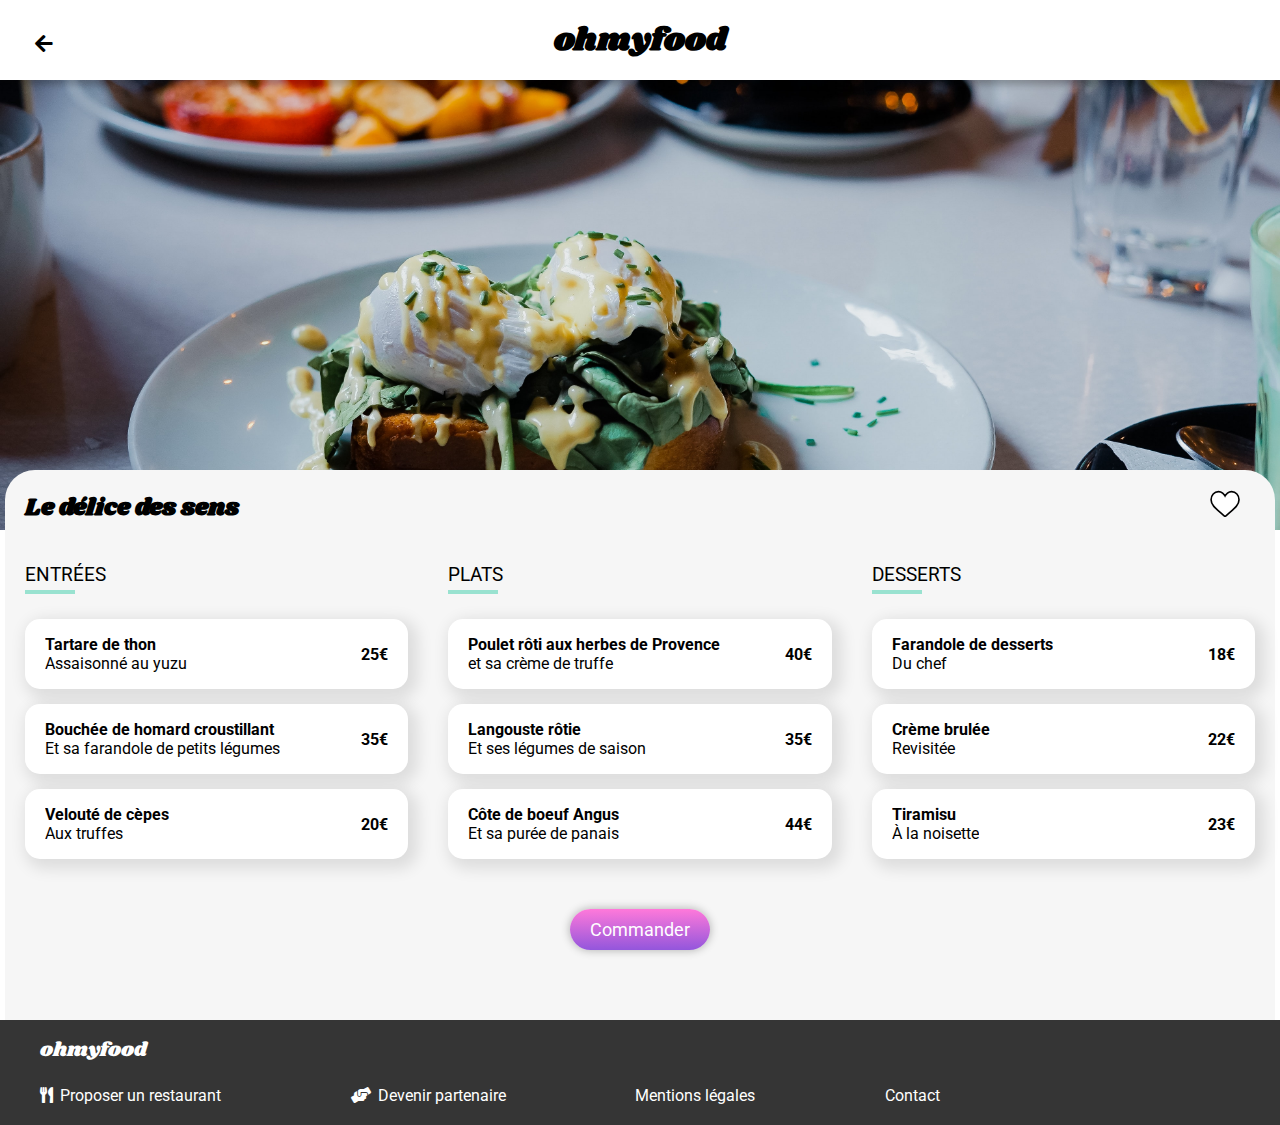
<file: index/le-delice-des-sens.html>
<!DOCTYPE html>
<html lang="fr">
<head>
    <meta charset="UTF-8">
    <meta http-equiv="X-UA-Compatible" content="IE=edge">
    <meta name="viewport" content="width=device-width, initial-scale=1.0">
    <title>Le Délice Des Sens</title>

    <!-- CSS -->
    <link rel="stylesheet" type="text/css" href="../sass/scss/styles/style_menu.css">
    <!-- Font Awesome -->
    <link rel="stylesheet" href="https://cdnjs.cloudflare.com/ajax/libs/font-awesome/5.13.1/css/all.min.css">
    <!-- Fonts -->
    <link rel="preconnect" href="https://fonts.gstatic.com">
    <link href="https://fonts.googleapis.com/css2?family=Roboto:ital,wght@0,300;0,400;0,500;0,700;1,300;1,400;1,500&display=swap" rel="stylesheet">
    <link href="https://fonts.googleapis.com/css2?family=Shrikhand&display=swap" rel="stylesheet">
</head>
<body>
    <header>
        <div class="header">
          <div class="header__arrow-back"><a href="../index/index.html"><i class="fas fa-arrow-left"></i></a></div>
            <h1 class="header__logo"><a href="../index/index.html">ohmyfood</a></h1>
        </div>
    </header>
  
       <!-- Image -->
       <div class="img">
         <img class="img__image" src="../images/restaurants/toa-heftiba-DQKerTsQwi0-unsplash.jpg" alt="Le délice des sens">
       </div>
  
       <!-- Menu -->
       <section id="menu">
         <div class="menu">
           <div class="menu__header">
             <h2 class="menu__header__title">Le délice des sens</h2>
             <div class="menu__header__heart">
              <svg class="heart heart-full" viewBox="-20 0 550 550"  xml:space="preserve">
                <path d="M376,30c-27.783,0-53.255,8.804-75.707,26.168c-21.525,16.647-35.856,37.85-44.293,53.268
                         c-8.437-15.419-22.768-36.621-44.293-53.268C189.255,38.804,163.783,30,136,30C58.468,30,0,93.417,0,177.514
                         c0,90.854,72.943,153.015,183.369,247.118c18.752,15.981,40.007,34.095,62.099,53.414C248.38,480.596,252.12,482,256,482
                         s7.62-1.404,10.532-3.953c22.094-19.322,43.348-37.435,62.111-53.425C439.057,330.529,512,268.368,512,177.514
                         C512,93.417,453.532,30,376,30z"/>
              <defs>
                <linearGradient id="text-fill">
                      <stop offset="0%" stop-color="#9356DC" />
                      <stop offset="100%" stop-color="#FF79DA" />
                </linearGradient>
              </defs>                                   
            </svg>
    
            <svg class="heart heart-empty" viewBox="-20 0 550 550"  xml:space="preserve">
                <path d="M376,30c-27.783,0-53.255,8.804-75.707,26.168c-21.525,16.647-35.856,37.85-44.293,53.268
                         c-8.437-15.419-22.768-36.621-44.293-53.268C189.255,38.804,163.783,30,136,30C58.468,30,0,93.417,0,177.514
                         c0,90.854,72.943,153.015,183.369,247.118c18.752,15.981,40.007,34.095,62.099,53.414C248.38,480.596,252.12,482,256,482
                         s7.62-1.404,10.532-3.953c22.094-19.322,43.348-37.435,62.111-53.425C439.057,330.529,512,268.368,512,177.514
                         C512,93.417,453.532,30,376,30z"/>
              <defs>
                <linearGradient>
                      <stop offset="0%" stop-color="#9356DC" />
                      <stop offset="100%" stop-color="#FF79DA" />
                </linearGradient>
              </defs>                                   
            </svg>
             </div>
           </div>
            <div class="menu__grid">
              <div class="menu__grid__bloc">
                <div class="menu__grid__title"><h3>entrées</h3></div>
                <div class="menu__grid__case appears-with-opacity" id="case-1">
                  <div class="dish-and-price">
                    <div class="menu__case__dish">
                      <div class="menu__case__dish-title">
                        <p>Tartare de thon</p>
                      </div>
                      <div class="menu__case__dish-subtitle">
                        <p>Assaisonné au yuzu</p>
                      </div>
                    </div>
                    <div class="menu__case__price">25€</div>
                </div>
                  <div class="validation__box">
                    <i class="fas fa-check-circle"></i>
                  </div>
                </div>
                <div class="menu__grid__case appears-with-opacity" id="case-2">
                  <div class="dish-and-price">
                    <div class="menu__case__dish">
                      <div class="menu__case__dish-title">
                        <p>Bouchée de homard croustillant</p>
                      </div>
                      <div class="menu__case__dish-subtitle">
                        <p>Et sa farandole de petits légumes</p>
                      </div>
                    </div>
                    <div class="menu__case__price">35€</div>
                </div>
                  <div class="validation__box">
                    <i class="fas fa-check-circle"></i>
                  </div>
                </div>
                <div class="menu__grid__case appears-with-opacity" id="case-3">
                  <div class="dish-and-price">
                    <div class="menu__case__dish">
                      <div class="menu__case__dish-title">
                        <p>Velouté de cèpes</p>
                      </div>
                      <div class="menu__case__dish-subtitle">
                        <p>Aux truffes</p>
                      </div>
                    </div>
                    <div class="menu__case__price">20€</div>
                </div>
                  <div class="validation__box">
                    <i class="fas fa-check-circle"></i>
                  </div>
                </div>
              </div>
              <div class="menu__grid__bloc">
               <div class="menu__grid__title"><h3>plats</h3></div>
               <div class="menu__grid__case appears-with-opacity" id="case-4">
                <div class="dish-and-price">
                  <div class="menu__case__dish">
                    <div class="menu__case__dish-title">
                      <p>Poulet rôti aux herbes de Provence</p>
                    </div>
                    <div class="menu__case__dish-subtitle">
                      <p>et sa crème de truffe</p>
                    </div>
                  </div>
                  <div class="menu__case__price">40€</div>
              </div>
                <div class="validation__box">
                  <i class="fas fa-check-circle"></i>
                </div>
              </div>
              <div class="menu__grid__case appears-with-opacity" id="case-5">
                <div class="dish-and-price">
                  <div class="menu__case__dish">
                    <div class="menu__case__dish-title">
                      <p>Langouste rôtie</p>
                    </div>
                    <div class="menu__case__dish-subtitle">
                      <p>Et ses légumes de saison</p>
                    </div>
                  </div>
                  <div class="menu__case__price">35€</div>
              </div>
                <div class="validation__box">
                  <i class="fas fa-check-circle"></i>
                </div>
              </div>
              <div class="menu__grid__case appears-with-opacity" id="case-6">
                <div class="dish-and-price">
                  <div class="menu__case__dish">
                    <div class="menu__case__dish-title">
                      <p>Côte de boeuf Angus</p>
                    </div>
                    <div class="menu__case__dish-subtitle">
                      <p>Et sa purée de panais</p>
                    </div>
                  </div>
                  <div class="menu__case__price">44€</div>
              </div>
                <div class="validation__box">
                  <i class="fas fa-check-circle"></i>
                </div>
              </div>
             </div>
             <div class="menu__grid__bloc">
               <div class="menu__grid__title"><h3>desserts</h3></div>
               <div class="menu__grid__case appears-with-opacity" id="case-7">
                <div class="dish-and-price">
                  <div class="menu__case__dish">
                    <div class="menu__case__dish-title">
                      <p>Farandole de desserts</p>
                    </div>
                    <div class="menu__case__dish-subtitle">
                      <p>Du chef</p>
                    </div>
                  </div>
                  <div class="menu__case__price">18€</div>
              </div>
                <div class="validation__box">
                  <i class="fas fa-check-circle"></i>
                </div>
              </div>
              <div class="menu__grid__case appears-with-opacity" id="case-8">
                <div class="dish-and-price">
                  <div class="menu__case__dish">
                    <div class="menu__case__dish-title">
                      <p>Crème brulée</p>
                    </div>
                    <div class="menu__case__dish-subtitle">
                      <p>Revisitée</p>
                    </div>
                  </div>
                  <div class="menu__case__price">22€</div>
              </div>
                <div class="validation__box">
                  <i class="fas fa-check-circle"></i>
                </div>
              </div>
              <div class="menu__grid__case appears-with-opacity" id="case-9">
                <div class="dish-and-price">
                  <div class="menu__case__dish">
                    <div class="menu__case__dish-title">
                      <p>Tiramisu</p>
                    </div>
                    <div class="menu__case__dish-subtitle">
                      <p>À la noisette</p>
                    </div>
                  </div>
                  <div class="menu__case__price">23€</div>
              </div>
                <div class="validation__box">
                  <i class="fas fa-check-circle"></i>
                </div>
              </div>
             </div>
            </div>
            <div class="menu__contain-button">
              <div class="menu__button">Commander</div>
            </div>
           </div>
       </section>
  
    <footer class="footer">
      <div class="footer__bloc">
        <div class="logo"><a href="index.html">ohmyfood</a></div>
        <div class="footer__bloc-links">
          <div class="footer__bloc-link">
            <i class="fas fa-utensils"></i>
            <h3 class="footer__bloc-link__title">Proposer un restaurant</h3>
          </div>
          <div class="footer__bloc-link">
            <i class="fas fa-hands-helping"></i>
            <h3 class="footer__bloc-link__title">Devenir partenaire</h3>
          </div>
          <div class="footer__bloc-link">
            <h3 class="footer__bloc-link__title">Mentions légales</h3>
          </div>
          <div class="footer__bloc-link">
            <h3 class="footer__bloc-link__title"><a href="mailto:contact@ohmyfood.com">Contact</a></h3>
          </div>
        </div>
      </div>
    </footer>
</body>
</html>
</file>
<file: sass/scss/styles/style_index.css>
body {
    font-family: 'Roboto', sans-serif;
    margin: 0;
    background: #f6f6f6;
  }
  
  * a {
    text-decoration: none;
    color: white;
  }
  
  .main {
    margin: 0;
    padding: 0;
    display: -webkit-box;
    display: -ms-flexbox;
    display: flex;
    -webkit-box-pack: center;
        -ms-flex-pack: center;
            justify-content: center;
    -webkit-box-align: center;
        -ms-flex-align: center;
            align-items: center;
    -webkit-box-orient: vertical;
    -webkit-box-direction: normal;
        -ms-flex-direction: column;
            flex-direction: column;
  }
  
  .spinner {
    height: 100%;
    background: white;
    margin: auto;
    position: fixed;
    top: 0;
    left: 0;
    right: 0;
    bottom: 0;
    z-index: 20;
    -webkit-animation: spinner 2s linear;
            animation: spinner 2s linear;
    visibility: hidden;
  }
  
  .spinner__border {
    display: -webkit-box;
    display: -ms-flexbox;
    display: flex;
    -webkit-box-pack: center;
        -ms-flex-pack: center;
            justify-content: center;
    -webkit-box-align: center;
        -ms-flex-align: center;
            align-items: center;
    border: 10px solid transparent;
    border-top: 10px solid #9356DC;
    border-bottom: 10px solid #FF79DA;
    border-radius: 50%;
    width: 100px;
    height: 100px;
    margin: auto;
    position: fixed;
    top: 0;
    left: 0;
    right: 0;
    bottom: 0;
    -webkit-animation: spinner-border 2s linear;
            animation: spinner-border 2s linear;
    z-index: 10;
    visibility: hidden;
  }
  
  .spinner__center {
    width: 15px;
    height: 15px;
    border-radius: 50%;
    background-color: #99E2D0;
  }
  
  .header {
    -webkit-box-shadow: 0px 5px 6px 0px rgba(0, 0, 0, 0.2);
            box-shadow: 0px 5px 6px 0px rgba(0, 0, 0, 0.2);
    position: relative;
    display: -webkit-box;
    display: -ms-flexbox;
    display: flex;
    -webkit-box-pack: center;
        -ms-flex-pack: center;
            justify-content: center;
    -webkit-box-align: center;
        -ms-flex-align: center;
            align-items: center;
    height: 80px;
    width: 100%;
  }
  
  .header__logo {
    font-family: 'Shrikhand', cursive;
    margin: 0;
    color: black;
  }
  
  .location {
    display: -webkit-box;
    display: -ms-flexbox;
    display: flex;
    -webkit-box-pack: center;
        -ms-flex-pack: center;
            justify-content: center;
    -webkit-box-align: center;
        -ms-flex-align: center;
            align-items: center;
    background: #f3f3f3;
   /* color: #7a7a7a;*/
  }
  
  .location__city {
    margin-left: 13px;
    font-weight: 400;
  }
  
  .hero {
    background: #fafafa;
    width: 100%;
  }
  
  .hero__container {
    width: 100%;
    padding: 20px;
    display: -webkit-box;
    display: -ms-flexbox;
    display: flex;
    -webkit-box-pack: center;
        -ms-flex-pack: center;
            justify-content: center;
    -webkit-box-align: center;
        -ms-flex-align: center;
            align-items: center;
    -webkit-box-orient: vertical;
    -webkit-box-direction: normal;
        -ms-flex-direction: column;
            flex-direction: column;
    padding: 50px 0;
  }
  
  .hero__title {
    text-align: center;
    max-width: 250px;
    margin: 0;
  }
  
  .hero__text {
    text-align: center;
  }
  
  .hero__button {
    opacity: 1;
    background: -webkit-gradient(linear, left top, left bottom, from(#ff79da), to(#9356dc));
    background: linear-gradient(180deg, #ff79da 0%, #9356dc 100%);
    color: white;
    padding: 0 20px;
    border-radius: 200px;
    -webkit-box-shadow: 0px 0px 10px 0px rgba(0, 0, 0, 0.3);
            box-shadow: 0px 0px 10px 0px rgba(0, 0, 0, 0.3);
  }
  
  .hero__button:hover {
    opacity: 0.8;
    cursor: pointer;
    -webkit-transition: .3s;
    transition: .3s;
    -webkit-box-shadow: 0px 0px 10px 0px rgba(0, 0, 0, 0.6);
            box-shadow: 0px 0px 10px 0px rgba(0, 0, 0, 0.6);
  }
  
  .process__contain {
    padding: 25px 0;
    width: 100%;
    background: white;
    display: -webkit-box;
    display: -ms-flexbox;
    display: flex;
    -webkit-box-pack: center;
        -ms-flex-pack: center;
            justify-content: center;
    -webkit-box-align: center;
        -ms-flex-align: center;
            align-items: center;
    -webkit-box-orient: vertical;
    -webkit-box-direction: normal;
        -ms-flex-direction: column;
            flex-direction: column;
  }
  
  .process {
    width: 95%;
    max-width: 1200px;
    background-color: white;
    padding: 0;
    display: -webkit-box;
    display: -ms-flexbox;
    display: flex;
    -webkit-box-orient: vertical;
    -webkit-box-direction: normal;
        -ms-flex-direction: column;
            flex-direction: column;
  }
  
  .process__title {
    margin: 0;
  }
  
  .process__step {
    display: -webkit-box;
    display: -ms-flexbox;
    display: flex;
    -webkit-box-align: center;
        -ms-flex-align: center;
            align-items: center;
    background: #f6f6f6;
    height: auto;
    width: auto;
    margin: 10px 20px;
    border-radius: 20px;
    position: relative;
    -webkit-box-shadow: 0px 0px 10px 0px rgba(0, 0, 0, 0.16);
            box-shadow: 0px 0px 10px 0px rgba(0, 0, 0, 0.16);
  }
  
  .process__step:hover {
    opacity: 0.8;
    cursor: pointer;
    -webkit-transition: .3s;
    transition: .3s;
    -webkit-box-shadow: 0px 0px 10px 0px rgba(0, 0, 0, 0.6);
            box-shadow: 0px 0px 10px 0px rgba(0, 0, 0, 0.6);
    background: white;
  }
  
  .process__number {
    background-color: #9356DC;
    color: white;
    position: absolute;
    padding: 3px 8px 3px 8px;
    border-radius: 500px;
    -webkit-transform: translateX(-50%);
            transform: translateX(-50%);
  }
  
  .process__icon {
    color: #7E7E7E;
    margin: 0 20px;
  }
  
  .process__steps {
    display: -webkit-box;
    display: -ms-flexbox;
    display: flex;
    -webkit-box-pack: center;
        -ms-flex-pack: center;
            justify-content: center;
    -webkit-box-orient: vertical;
    -webkit-box-direction: normal;
        -ms-flex-direction: column;
            flex-direction: column;
  }
  
  .restaurants {
    margin: 0px;
    background: #f6f6f6;
    padding: 20px;
    max-width: 1200px;
    display: -webkit-box;
    display: -ms-flexbox;
    display: flex;
    -webkit-box-pack: center;
        -ms-flex-pack: center;
            justify-content: center;
    -webkit-box-align: center;
        -ms-flex-align: center;
            align-items: center;
    -webkit-box-orient: vertical;
    -webkit-box-direction: normal;
        -ms-flex-direction: column;
            flex-direction: column;
    -webkit-box-align: start;
        -ms-flex-align: start;
            align-items: flex-start;
  }
  
  .restaurant__cards {
    display: -ms-grid;
    display: grid;
    -ms-grid-rows: 1fr (4);
        grid-template-rows: repeat(4, 1fr);
    -ms-grid-columns: 1fr;
        grid-template-columns: 1fr;
    grid-gap: 20px;
    padding: 20px;
  
  }
  
  .restaurant__card {
    position: relative;
    display: -webkit-box;
    display: -ms-flexbox;
    display: flex;
    -webkit-box-orient: vertical;
    -webkit-box-direction: normal;
        -ms-flex-direction: column;
            flex-direction: column;
    -webkit-box-pack: center;
        -ms-flex-pack: center;
            justify-content: center;
    -webkit-box-align: end;
        -ms-flex-align: end;
            align-items: flex-end;
    width: 100%;
    border-radius: 20px;
    -webkit-transform: scale(1);
            transform: scale(1);
    -webkit-box-shadow: 0px 0px 10px 0px rgba(0, 0, 0, 0.3);
            box-shadow: 0px 0px 10px 0px rgba(0, 0, 0, 0.3);
    margin-right: 190px;        
  }
  
  .restaurant__card-new {
    display: -webkit-box;
    display: -ms-flexbox;
    display: flex;
    -webkit-box-pack: center;
        -ms-flex-pack: center;
            justify-content: center;
    -webkit-box-align: center;
        -ms-flex-align: center;
            align-items: center;
    position: absolute;
    background: #99e2d0;
    top: 20px;
    right: 20px;
  }
  
  .restaurant__card-new p {
    color: #1b6150;
    padding: 10px 20px;
    margin: 0;
  }
  
  .restaurant__card:hover {
    -webkit-transition: .5s;
    transition: .5s;
    -webkit-transform: scale(1.02);
            transform: scale(1.02);
    -webkit-box-shadow: 0px 0px 10px 2px rgba(147, 86, 220, 0.6);
            box-shadow: 0px 0px 10px 2px rgba(147, 86, 220, 0.6);
  }
  
  .restaurant__card-image {
    width: 100%;
    height: 190px;
  }
  
  .restaurant__card-image > img {
    width: 100%;
    height: 100%;
    -o-object-fit: cover;
       object-fit: cover;
    border-radius: 20px 20px 0 0;
  }
  
  .restaurant__block {
    background: white;
    display: -webkit-box;
    display: -ms-flexbox;
    display: flex;
    -webkit-box-pack: justify;
        -ms-flex-pack: justify;
            justify-content: space-between;
    -webkit-box-align: center;
        -ms-flex-align: center;
            align-items: center;
    width: 100%;
    height: 90px;
    border-radius: 0 0 20px 20px;
  }
  
  .restaurant__block-info {
    color: black;
    margin-left: 20px;
  }
  
  .restaurant__block-info > :first-child {
    font-weight: 700;
  }
  
  .restaurant__block-hearth {
    display: -webkit-box;
    display: -ms-flexbox;
    display: flex;
    -webkit-box-pack: center;
        -ms-flex-pack: center;
            justify-content: center;
    -webkit-box-align: center;
        -ms-flex-align: center;
            align-items: center;
    margin-right: 20px;
    width: 30px;
  }
  
  .restaurant__block .heart {
    width: 30px;
    stroke-width: 30;
    stroke: black;
    fill: white;
    cursor: pointer;
  }
  
  .restaurant__block .heart-full {
    position: absolute;
    fill: url(#text-fill);
    stroke: none;
  }
  
  .restaurant__block .heart-empty {
    width: 50px;
    position: relative;
  }
  
  .restaurant__block .heart-empty:hover {
    opacity: 0;
    -webkit-transition: 0.5s;
    transition: 0.5s;
  }
  
  .footer {
    width: 100%;
    background-color: #353535;
    display: -webkit-box;
    display: -ms-flexbox;
    display: flex;
    -webkit-box-pack: center;
        -ms-flex-pack: center;
            justify-content: center;
    -webkit-box-align: center;
        -ms-flex-align: center;
            align-items: center;
  }
  
  .footer__bloc {
    display: inline;
    padding: 0 40px;
    width: 100%;
    max-width: 1200px;
  }
  
  .footer__bloc .logo {
    font-family: 'Shrikhand', cursive;
    color: white;
    font-size: 20px;
    padding: 15px 0;
  }
  
  .footer__bloc-links {
    display: -webkit-inline-box;
    display: -ms-inline-flexbox;
    display: inline-flex;
    -webkit-box-orient: vertical;
    -webkit-box-direction: normal;
        -ms-flex-direction: column;
            flex-direction: column;
    width: auto;
  }
  
  .footer__bloc-link {
    display: -webkit-inline-box;
    display: -ms-inline-flexbox;
    display: inline-flex;
    -webkit-box-align: center;
        -ms-flex-align: center;
            align-items: center;
    -webkit-box-orient: horizontal;
    -webkit-box-direction: normal;
        -ms-flex-direction: row;
            flex-direction: row;
    text-align: center;
    color: white;
    height: 30px;
    cursor: pointer;
  }
  
  .footer__bloc-link:hover .footer__bloc-link__title {
    text-decoration: underline;
  }
  
  .footer__bloc-link i {
    margin-right: 7px;
  }
  
  .footer__bloc-link__title {
    font-size: 16px;
    font-weight: 400;
  }
  
  @-webkit-keyframes spinner {
    0% {
      visibility: visible;
      opacity: 0.9;
    }
    70% {
      opacity: 0.9;
    }
    100% {
      opacity: 0;
      visibility: hidden;
    }
  }
  
  @keyframes spinner {
    0% {
      visibility: visible;
      opacity: 0.9;
    }
    70% {
      opacity: 0.9;
    }
    100% {
      opacity: 0;
      visibility: hidden;
    }
  }
  
  @-webkit-keyframes spinner-border {
    0% {
      visibility: visible;
      opacity: 1;
    }
    70% {
      opacity: 1;
    }
    100% {
      -webkit-transform: rotate(360deg);
              transform: rotate(360deg);
      opacity: 0;
      visibility: hidden;
    }
  }
  
  @keyframes spinner-border {
    0% {
      visibility: visible;
      opacity: 1;
    }
    70% {
      opacity: 1;
    }
    100% {
      -webkit-transform: rotate(360deg);
              transform: rotate(360deg);
      opacity: 0;
      visibility: hidden;
    }
  }
  
  @media screen and (min-width: 800px) {
    .restaurant__cards {
      display: -ms-grid;
      display: grid;
      -ms-grid-rows: 1fr 1fr;
          grid-template-rows: 1fr 1fr;
      -ms-grid-columns: 1fr 1fr;
          grid-template-columns: 1fr 1fr;
      grid-gap: 20px;
    }
    .process__step {
      width: 100%;
    }
    .process__steps {
      display: -webkit-box;
      display: -ms-flexbox;
      display: flex;
      -webkit-box-pack: center;
          -ms-flex-pack: center;
              justify-content: center;
      -webkit-box-orient: horizontal;
      -webkit-box-direction: normal;
          -ms-flex-direction: row;
              flex-direction: row;
      width: 100%;
    }
    .footer__bloc {
      margin-bottom: 15px;
    }
    .footer__bloc-links {
      display: -webkit-box;
      display: -ms-flexbox;
      display: flex;
      -webkit-box-pack: justify;
          -ms-flex-pack: justify;
              justify-content: space-between;
      -webkit-box-orient: horizontal;
      -webkit-box-direction: normal;
          -ms-flex-direction: row;
              flex-direction: row;
      max-width: 900px;
    }
  }
  /*# sourceMappingURL=style_index.css.map */
</file>
<file: sass/scss/styles/style_menu.css>
body {
    font-family: 'Roboto', sans-serif;
    margin: 0;
    background: #f6f6f6;
    display: -webkit-box;
    display: -ms-flexbox;
    display: flex;
    -webkit-box-pack: center;
        -ms-flex-pack: center;
            justify-content: center;
    -webkit-box-align: center;
        -ms-flex-align: center;
            align-items: center;
    -webkit-box-orient: vertical;
    -webkit-box-direction: normal;
        -ms-flex-direction: column;
            flex-direction: column;
  }
  
  * a {
    text-decoration: none;
    color: white;
  }
  
  header {
    z-index: 10;
    background: white;
    width: 100%;
  }
  
  header .header {
    -webkit-box-shadow: 0px 5px 6px 0px rgba(0, 0, 0, 0.2);
            box-shadow: 0px 5px 6px 0px rgba(0, 0, 0, 0.2);
    position: relative;
    display: -webkit-box;
    display: -ms-flexbox;
    display: flex;
    -webkit-box-pack: center;
        -ms-flex-pack: center;
            justify-content: center;
    -webkit-box-align: center;
        -ms-flex-align: center;
            align-items: center;
    height: 80px;
    width: 100%;
  }
  
  header .header__arrow-back {
    width: 50px;
    height: 50px;
    position: absolute;
    left: 35px;
    top: 40%;
    font-size: 20px;
  }
  
  header .header__arrow-back a {
    color: #000;
  }
  
  header .header__logo {
    font-family: 'Shrikhand', cursive;
    margin: 0;
  }
  
  header .header__logo a {
    color: #000;
  }
  
  .img {
    width: 100%;
    height: 50vh;
  }
  
  .img__image {
    margin-top: -80px;
    width: 100%;
    height: 100%;
    -o-object-fit: cover;
       object-fit: cover;
  }
  
  #menu {
    background: white;
    width: 100%;
    display: -webkit-box;
    display: -ms-flexbox;
    display: flex;
    -webkit-box-pack: center;
        -ms-flex-pack: center;
            justify-content: center;
    -webkit-box-align: center;
        -ms-flex-align: center;
            align-items: center;
  }
  
  .menu {
    margin-top: -200px;
    padding: 0 20px;
    width: 100%;
    max-width: 1230px;
    border-radius: 30px 30px 0 0;
    background-color: #F6F6F6;
  }
  
  .menu__header {
    display: -webkit-box;
    display: -ms-flexbox;
    display: flex;
    -webkit-box-orient: horizontal;
    -webkit-box-direction: normal;
        -ms-flex-direction: row;
            flex-direction: row;
    -webkit-box-align: center;
        -ms-flex-align: center;
            align-items: center;
    -webkit-box-pack: justify;
        -ms-flex-pack: justify;
            justify-content: space-between;
  }
  
  .menu__header__title {
    font-family: 'Shrikhand', cursive;
  }
  
  .menu__header__heart .heart {
    margin: 15px;
    width: 30px;
    stroke-width: 30;
    stroke: black;
    fill: white;
    cursor: pointer;
  }
  
  .menu__header__heart .heart-full {
    position: absolute;
    fill: url(#text-fill);
    stroke: none;
  }
  
  .menu__header__heart .heart-empty {
    position: relative;
  }
  
  .menu__header__heart .heart-empty:hover {
    opacity: 0;
    -webkit-transition: 0.5s;
    transition: 0.5s;
  }
  
  .menu__grid {
    display: -ms-grid;
    display: grid;
    grid-gap: 40px;
  }
  
  .menu__grid__bloc {
    display: -ms-grid;
    display: grid;
    grid-gap: 15px;
  }
  
  .menu__grid__title h3 {
    position: relative;
    font-weight: 400;
    text-transform: uppercase;
  }
  
  .menu__grid__title h3::after {
    content: '';
    width: 50px;
    height: 4px;
    background: #99e2d0;
    position: absolute;
    z-index: 20;
    left: 0px;
    bottom: -8px;
  }
  
  .menu__grid__case {
    position: relative;
    cursor: pointer;
    overflow: hidden;
    display: -webkit-box;
    display: -ms-flexbox;
    display: flex;
    -webkit-box-pack: justify;
        -ms-flex-pack: justify;
            justify-content: space-between;
    -webkit-box-align: center;
        -ms-flex-align: center;
            align-items: center;
    width: 100%;
    height: 70px;
    border-radius: 15px;
    background-color: white;
    -webkit-box-shadow: 5px 5px 15px 5px rgba(0, 0, 0, 0.1);
            box-shadow: 5px 5px 15px 5px rgba(0, 0, 0, 0.1);
  }
  
  .menu__grid__case:hover .validation__box {
    display: -webkit-box;
    display: -ms-flexbox;
    display: flex;
    -webkit-box-pack: center;
        -ms-flex-pack: center;
            justify-content: center;
    -webkit-box-align: center;
        -ms-flex-align: center;
            align-items: center;
    -webkit-animation: slide-left 0.5s ease;
            animation: slide-left 0.5s ease;
    -webkit-transform-origin: right;
            transform-origin: right;
  }
  
  .menu__grid__case:hover .menu__case__price {
    padding-right: 70px;
    -webkit-transition: 0.5s ease;
    transition: 0.5s ease;
  }
  
  .menu__grid__case .validation__box {
    display: none;
    position: absolute;
    background: #99E2D0;
    border-radius: 0 15px 15px 0;
    right: 0px;
    padding: 0 13px;
    height: 100%;
  }
  
  .menu__grid__case .validation__box i {
    font-size: 30px;
    color: white;
    -webkit-transform: rotate(180deg);
            transform: rotate(180deg);
    -webkit-animation: rotate 0.5s both;
            animation: rotate 0.5s both;
  }
  
  .menu__case__dish {
    margin-left: 20px;
    white-space: nowrap;
    overflow: hidden;
  }
  
  .menu__case__dish p {
    margin: 0;
    text-overflow: ellipsis;
    overflow: hidden;
  }
  
  .menu__case__dish-title {
    font-weight: bold;
  }
  
  .menu__case__price {
    padding-right: 20px;
    font-weight: bold;
    padding-left: 7px;
  }
  
  .menu__contain-button {
    display: -webkit-box;
    display: -ms-flexbox;
    display: flex;
    -webkit-box-pack: center;
        -ms-flex-pack: center;
            justify-content: center;
    -webkit-box-align: center;
        -ms-flex-align: center;
            align-items: center;
    width: 100%;
  }
  
  .menu__button {
    opacity: 1;
    background: -webkit-gradient(linear, left top, left bottom, from(#ff79da), to(#9356dc));
    background: linear-gradient(180deg, #ff79da 0%, #9356dc 100%);
    color: white;
    padding: 0 20px;
    border-radius: 200px;
    -webkit-box-shadow: 0px 0px 10px 0px rgba(0, 0, 0, 0.3);
            box-shadow: 0px 0px 10px 0px rgba(0, 0, 0, 0.3);
    padding: 10px 20px;
    margin: 50px 0 70px 0;
    font-size: 18px;
  }
  
  .menu__button:hover {
    opacity: 0.8;
    cursor: pointer;
    -webkit-transition: .3s;
    transition: .3s;
    -webkit-box-shadow: 0px 0px 10px 0px rgba(0, 0, 0, 0.6);
            box-shadow: 0px 0px 10px 0px rgba(0, 0, 0, 0.6);
  }
  
  .dish-and-price {
    width: 100%;
    display: -webkit-box;
    display: -ms-flexbox;
    display: flex;
    -webkit-box-pack: justify;
        -ms-flex-pack: justify;
            justify-content: space-between;
    -webkit-box-align: center;
        -ms-flex-align: center;
            align-items: center;
  }
  
  @-webkit-keyframes rotate {
    0% {
      -webkit-transform: rotate(0);
              transform: rotate(0);
    }
    100% {
      -webkit-transform: rotate(360deg);
              transform: rotate(360deg);
    }
  }
  
  @keyframes rotate {
    0% {
      -webkit-transform: rotate(0);
              transform: rotate(0);
    }
    100% {
      -webkit-transform: rotate(360deg);
              transform: rotate(360deg);
    }
  }
  
  @-webkit-keyframes slide-left {
    0% {
      -webkit-transform: scaleX(0);
              transform: scaleX(0);
    }
    100% {
      -webkit-transform: scaleX(-50px);
              transform: scaleX(-50px);
    }
  }
  
  @keyframes slide-left {
    0% {
      -webkit-transform: scaleX(0);
              transform: scaleX(0);
    }
    100% {
      -webkit-transform: scaleX(-50px);
              transform: scaleX(-50px);
    }
  }
  
  @-webkit-keyframes opacity {
    0% {
      opacity: 0;
    }
    100% {
      opacity: 1;
    }
  }
  
  @keyframes opacity {
    0% {
      opacity: 0;
    }
    100% {
      opacity: 1;
    }
  }
  
  .appears-with-opacity {
    -webkit-animation: opacity 1s both;
            animation: opacity 1s both;
  }
  
  #case-1 {
    -webkit-animation-delay: 0.1s;
            animation-delay: 0.1s;
  }
  
  #case-2 {
    -webkit-animation-delay: 0.2s;
            animation-delay: 0.2s;
  }
  
  #case-3 {
    -webkit-animation-delay: 0.3s;
            animation-delay: 0.3s;
  }
  
  #case-4 {
    -webkit-animation-delay: 0.4s;
            animation-delay: 0.4s;
  }
  
  #case-5 {
    -webkit-animation-delay: 0.5s;
            animation-delay: 0.5s;
  }
  
  #case-6 {
    -webkit-animation-delay: 0.6s;
            animation-delay: 0.6s;
  }
  
  #case-7 {
    -webkit-animation-delay: 0.7s;
            animation-delay: 0.7s;
  }
  
  #case-8 {
    -webkit-animation-delay: 0.8s;
            animation-delay: 0.8s;
  }
  
  #case-9 {
    -webkit-animation-delay: 0.9s;
            animation-delay: 0.9s;
  }
  
  .footer {
    width: 100%;
    background-color: #353535;
    display: -webkit-box;
    display: -ms-flexbox;
    display: flex;
    -webkit-box-pack: center;
        -ms-flex-pack: center;
            justify-content: center;
    -webkit-box-align: center;
        -ms-flex-align: center;
            align-items: center;
  }
  
  .footer__bloc {
    padding: 0 40px;
    width: 100%;
    max-width: 1200px;
  }
  
  .footer__bloc .logo {
    font-family: 'Shrikhand', cursive;
    color: white;
    font-size: 20px;
    padding: 15px 0;
  }
  
  .footer__bloc-links {
    display: -webkit-box;
    display: -ms-flexbox;
    display: flex;
    -webkit-box-orient: vertical;
    -webkit-box-direction: normal;
        -ms-flex-direction: column;
            flex-direction: column;
    width: 100%;
  }
  
  .footer__bloc-link {
    display: -webkit-box;
    display: -ms-flexbox;
    display: flex;
    -webkit-box-align: center;
        -ms-flex-align: center;
            align-items: center;
    display: flex;
    -webkit-box-orient: horizontal;
    -webkit-box-direction: normal;
        -ms-flex-direction: row;
            flex-direction: row;
    text-align: center;
    color: white;
    height: 30px;
    cursor: pointer;
  }
  
  .footer__bloc-link:hover .footer__bloc-link__title {
    text-decoration: underline;
  }
  
  .footer__bloc-link i {
    margin-right: 7px;
  }
  
  .footer__bloc-link__title {
    font-size: 16px;
    font-weight: 400;
  }
  
  @media screen and (min-width: 1100px) {
    .menu {
      margin-top: -60px;
    }
    .menu__grid {
      display: -ms-grid;
      display: grid;
      -ms-grid-columns: 1fr (3);
          grid-template-columns: repeat(3, 1fr);
      -ms-grid-rows: 1fr;
          grid-template-rows: 1fr;
    }
    .img__image {
      margin-top: 0;
    }
    .footer__bloc {
      
      margin-bottom: 15px;
    }
    .footer__bloc-links {
      display: -webkit-box;
      display: -ms-flexbox;
      display: flex;
      -webkit-box-pack: justify;
          -ms-flex-pack: justify;
              justify-content: space-between;
      -webkit-box-orient: horizontal;
      -webkit-box-direction: normal;
          -ms-flex-direction: row;
              flex-direction: row;
      max-width: 900px;
    }
  }
  /*# sourceMappingURL=style_menu.css.map */
</file>
